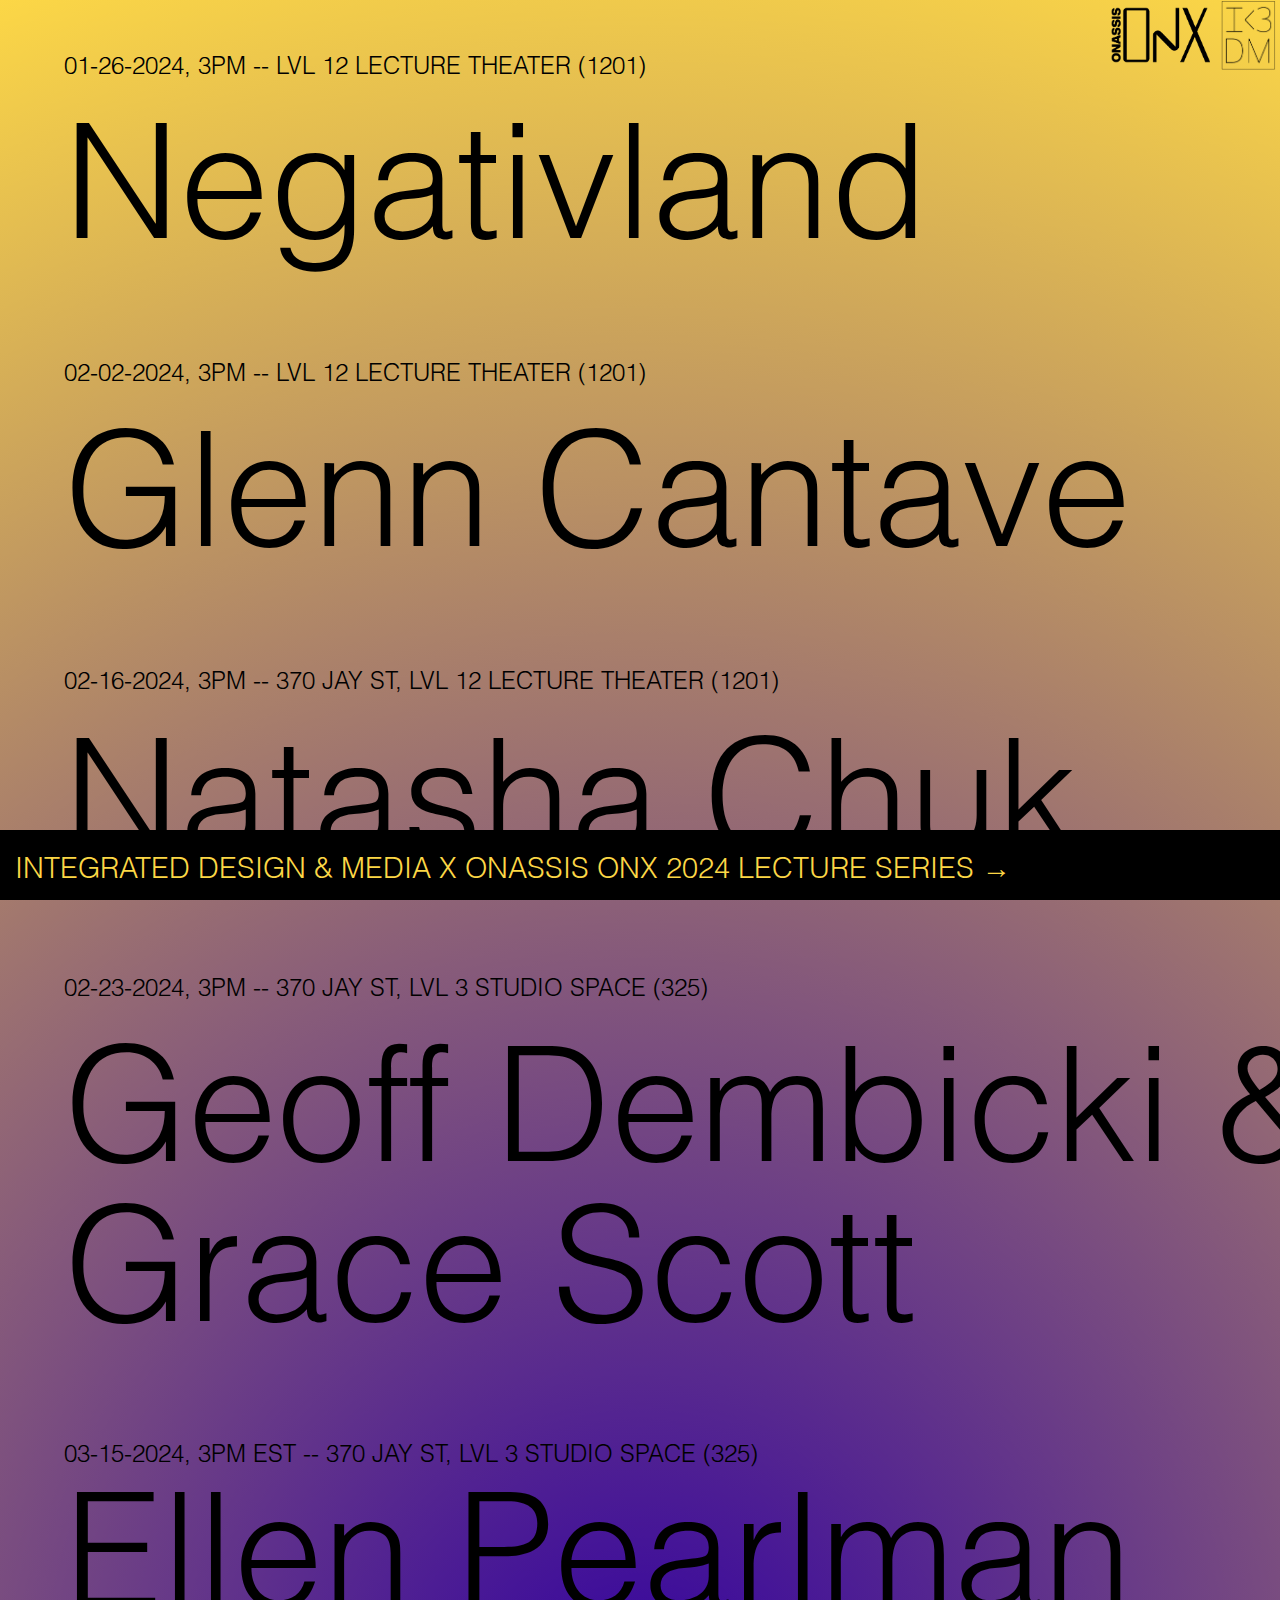
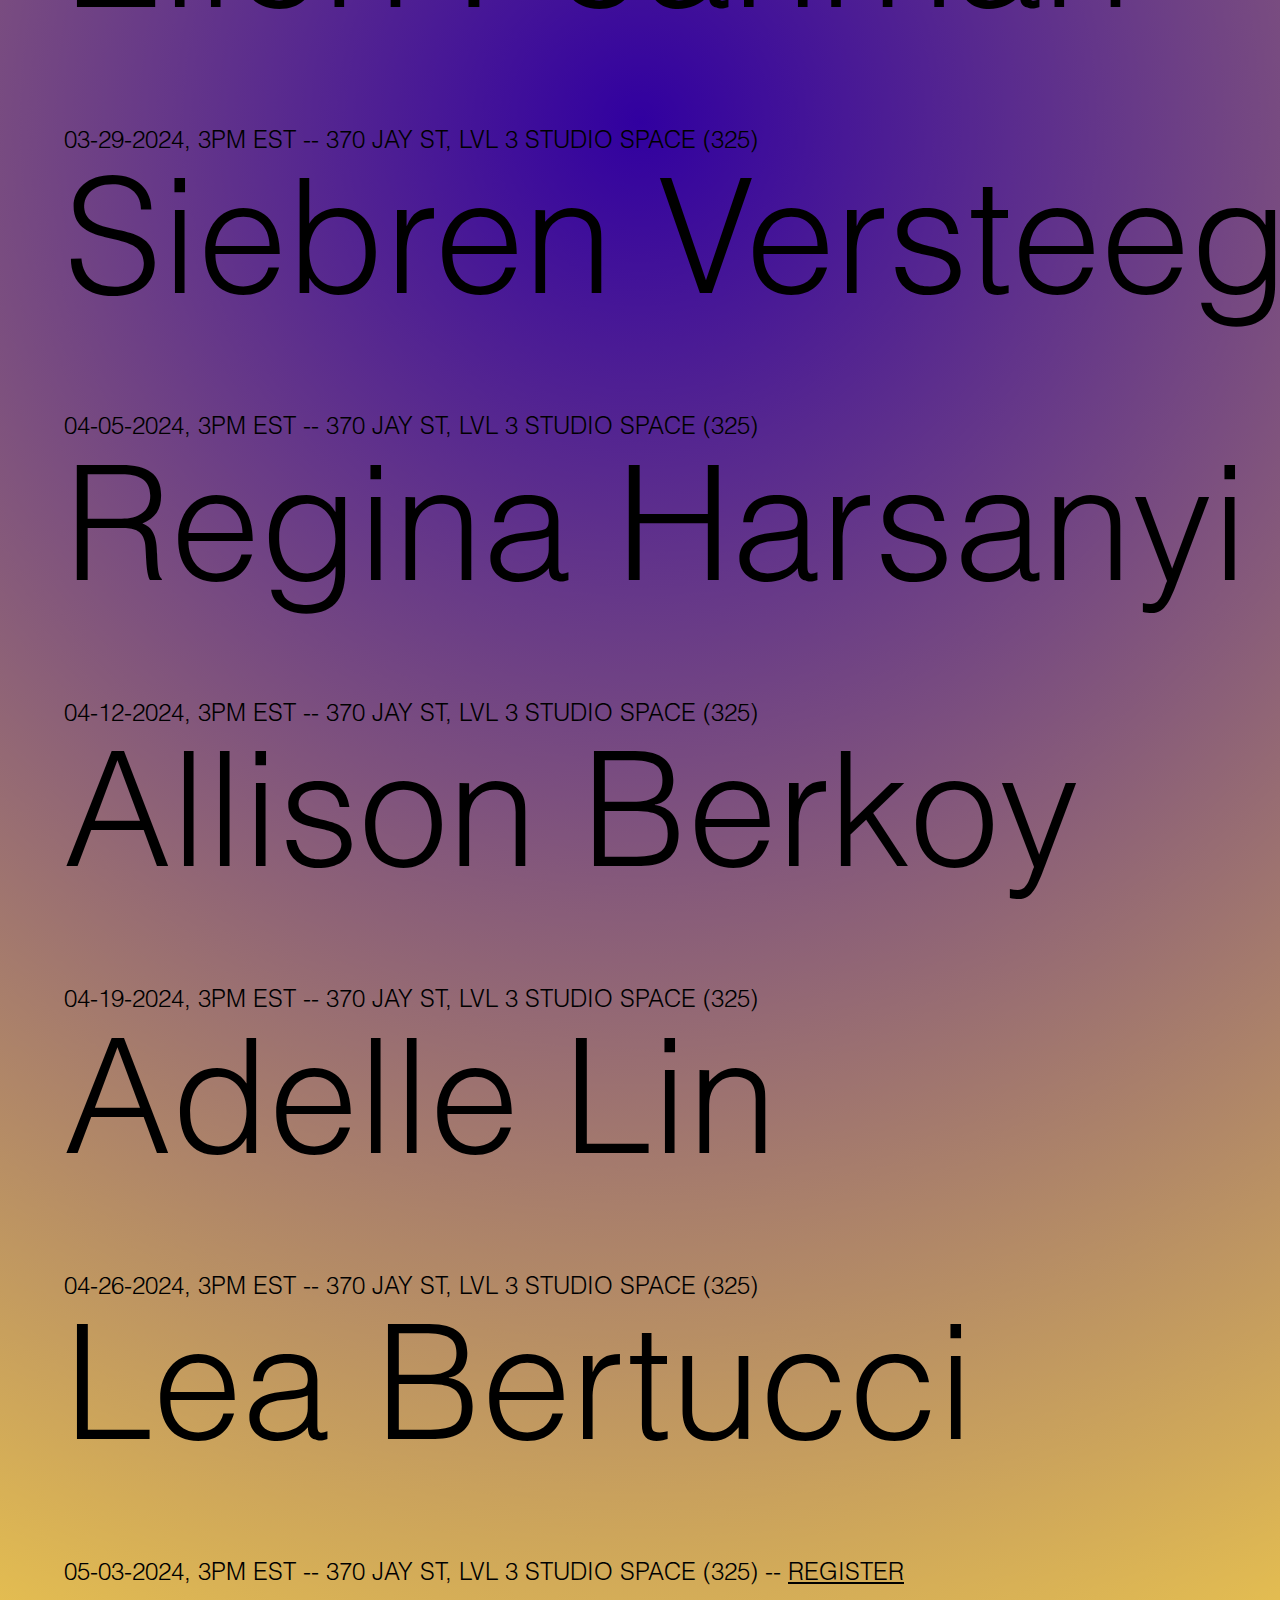
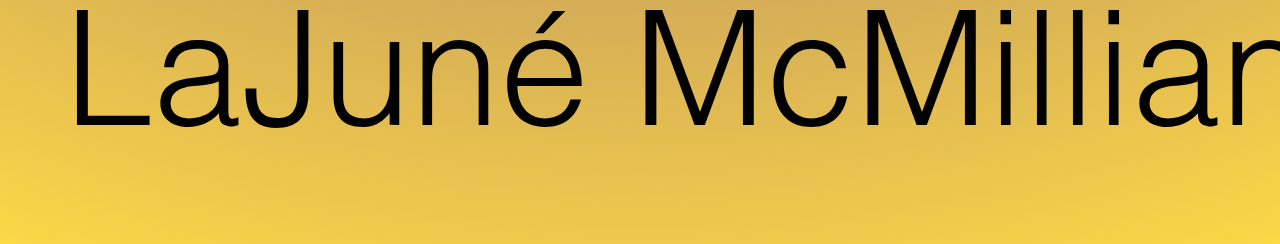
<file: index.html>
<!DOCTYPE html>
<html>
  <head>
    <meta http-equiv="content-type" content="text/html; charset=UTF-8" />
    <meta charset="UTF-8" />
    <title>Integrated Design & Media Lecture Series</title>
    <link
      rel="stylesheet"
      href="lecture-series_files/main.css?version=11132023"
    />
    <meta name="ROBOTS" content="INDEX,FOLLOW" />
    <meta property="og:url" content="" />
    <meta property="og:title" content="" />
    <meta
      property="og:description"
      content="Integrated Design & Media Lecture Series"
    />
    <meta name="viewport" content="width=device-width, initial-scale=1" />

    <link rel="shortcut icon" href="" type="image/x-icon" />
    <link rel="icon" href="" type="image/x-icon" />
  </head>

  <body>
    <div class="title">
      <h1>
        <!-- <marquee direction="left" scrollamount="2" behavior="alternate"> -->
        INTEGRATED DESIGN & MEDIA X ONASSIS ONX 2024 LECTURE SERIES
        <a href="about.html">→</a>
        <!-- </marquee> -->
      </h1>
    </div>
    <div class="logos">
      <img src="lecture-series_files/ONX2.png" />
      &nbsp
      <img src="lecture-series_files/idm_e.png" />
      &nbsp
    </div>
    <div class="contents">
      <!-- Week 1 -------------------------------------------------->

      <div class="row one">
        <div class="date">01-26-2024, 3PM -- LVL 12 LECTURE THEATER (1201)</div>
        <br />
        <span class="speaker">
          <a href="https://negativland.com/" target="_blank">Negativland</a>
        </span>
      </div>

      <!-- Week 2 -------------------------------------------------->
      <div class="row two">
        <div class="date">
          02-02-2024, 3PM -- LVL 12 LECTURE THEATER (1201) <!-- --
          <a
            href="https://www.eventbrite.com/e/idm-x-onx-speaker-series-glenn-cantave-tickets-816132814217"
          >
            REGISTER
          </a> -->
        </div>

        <br />
        <span class="speaker">
          <a href="https://tisch.nyu.edu/about/directory/itp/195351672" target="_blank">Glenn Cantave</a>
        </span>
      </div>

       <!-- Week 3 -------------------------------------------------->
      <!-- <div class="row three">
        <div class="date">
          02-09-2024, 3PM -- 370 JAY ST, LVL 12 LECTURE THEATER (1201) 
         <a
            href=""
          >
            REGISTER
          </a>
        </div>
        <br />
        <span class="speaker">
         <a>TBD </a> <a href="" target="_blank">TBD</a> 
        </span>
      </div> -->

      <!-- Week 4 -------------------------------------------------->
      <div class="row four">
        <div class="date">
          02-16-2024, 3PM -- 370 JAY ST, LVL 12 LECTURE THEATER (1201)<!-- --
          <a
            href="https://www.eventbrite.com/e/idm-x-onassis-onx-studio-presents-eva-lhoest-tickets-737390664327?aff=oddtdtcreator"
          >
            REGISTER
          </a> -->
         </div>
        <br />
        <span class="speaker">
          <a href="https://www.natashachuk.com/" target="_blank">Natasha Chuk</a>
        </span>
      </div>

      <!-- Week 5 -------------------------------------------------->
      <div class="row five">
        <div class="date">
          02-23-2024, 3PM -- 370 JAY ST, LVL 3 STUDIO SPACE (325) <!-- --
          <a
            href="https://www.eventbrite.com/e/idm-x-onx-onassis-speaker-series-spring-2024-tickets-844827851847?aff=oddtdtcreator"
          >
            REGISTER
          </a> -->
        </div>
        <br />
        <span class="speaker">
           <a href="https://en.wikipedia.org/wiki/Geoff_Dembicki" target="_blank">
            Geoff Dembicki &</a>
            <br> <a href="https://www.linkedin.com/in/gracelisascott/" target="_blank">
              Grace Scott
            </a>
        </span>
      </div>

      <!-- Week 6 ------------------------------------------------->
      <!-- <div class="row six">
        <span class="date">
          03-01-2024, 3PM EST -- 370 JAY ST, LVL 12 LECTURE THEATER (1201) <!-- --
          <a
            href="https://www.eventbrite.com/e/idm-x-onassis-onx-studio-presents-stefan-henry-tickets-738062985257?aff=oddtdtcreator"
          >
            REGISTER
          </a>
        </span>
        <br />
        <span class="speaker">
          <a>Aureaia</a>  <a href="https://www.levelthecurve.com/" target="_blank">
            Aureia
          </a>
        </span>
      </div> -->
      <!-- Week 7 ------------------------------------------------->
      <!-- <div class="row seven">
        <span class="date">
          03-08-2024, NO PROGRAMMING
        </span>
        <br />
        <span class="speaker">
            Thesis Crit
          </a>
        </span>
      </div> -->
      <!-- Week 8 ------------------------------------------------->
      <div class="row eight">
        <span class="date">
          03-15-2024, 3PM EST -- 370 JAY ST, LVL 3 STUDIO SPACE (325) <!--
         --
          <a
            href="https://www.eventbrite.com/e/idm-x-onassis-onx-speaker-series-spring-2024-tickets-861914999967"
          >
            REGISTER
          </a> -->
        </span>
        <br />
        <span class="speaker">
          <a href="https://epmexico.wixsite.com/ellenpearlman/about" target="_blank">Ellen Pearlman</a>
        </span>
      </div>
      <!-- Week 9 ------------------------------------------------->
      <!-- <div class="row nine">
        <span class="date">
          03-22-2024, NO PROGRAMMING
        </span>
        <br />
        <span class="speaker">
            Spring Break
          </a>
        </span>
      </div> -->
      <!-- Week 10 ------------------------------------------------->
      <div class="row ten">
        <span class="date">
          03-29-2024, 3PM EST -- 370 JAY ST, LVL 3 STUDIO SPACE (325) <!----
          <a
            href="https://www.eventbrite.com/e/idm-x-onassis-onx-speaker-series-spring-2024-tickets-871023222907"
          >
            REGISTER
          </a> -->
        </span>
        <br />
        <span class="speaker">
          <a href="http://www.siebrenversteeg.com/" target="_blank">
            Siebren Versteeg
          </a>
        </span>
      </div> 
      <!-- Week 11 ------------------------------------------------->
      <div class="row eleven">
        <span class="date">
          04-05-2024, 3PM EST -- 370 JAY ST, LVL 3 STUDIO SPACE (325) <!-- --
           <a
            href="https://www.eventbrite.com/e/idm-x-onassis-onx-speaker-series-spring-2024-tickets-875482711357"
          >
            REGISTER
          </a> -->
        </span>
        <br />
        <span class="speaker">
          <a href="https://www.linkedin.com/in/reginaharsanyi/" target="_blank">
            Regina Harsanyi
          </a>
        </span>
      </div>
      <!-- Week 12 ------------------------------------------------->
      <div class="row twelve">
        <span class="date">
          04-12-2024, 3PM EST -- 370 JAY ST, LVL 3 STUDIO SPACE (325) <!-- --
          <a
            href="https://www.eventbrite.com/e/idm-x-onassis-onx-speaker-series-spring-2024-tickets-879720576927?aff=oddtdtcreator"
          >
            REGISTER
          </a> -->
        </span>
        <br />
        <span class="speaker">
          <a href="https://www.berkoy.com/" target="_blank">
            Allison Berkoy
          </a>
        </span>
      </div>
      <!-- Week 13 ------------------------------------------------->
      <div class="row thirteen">
        <span class="date">
          04-19-2024, 3PM EST -- 370 JAY ST, LVL 3 STUDIO SPACE (325) <!-- --
          <a
            href="https://www.eventbrite.com/e/idm-x-onassis-onx-speaker-series-spring-2024-tickets-883338819187?aff=oddtdtcreator"
          >
            REGISTER
          </a> -->
        </span>
        <br />
        <span class="speaker">
          <a href="https://adelleninja.com/" target="_blank">
            Adelle Lin
          </a>
        </span>
      </div>
      <!-- Week 14 ------------------------------------------------->
      <div class="row fourteen">
        <span class="date">
          04-26-2024, 3PM EST -- 370 JAY ST, LVL 3 STUDIO SPACE (325) <!-- --
          <a
            href="https://www.eventbrite.com/e/idm-x-onassis-onx-speaker-series-spring-2024-tickets-887894826327?aff=oddtdtcreator"
          >
            REGISTER
          </a> -->
        </span>
        <br />
        <span class="speaker">
          <a href="http://lea-bertucci.com/" target="_blank">
            Lea Bertucci
          </a>
        </span>
      </div>
      <!-- Week 15 ------------------------------------------------->
      <div class="row fifteen">
        <span class="date">
          05-03-2024, 3PM EST -- 370 JAY ST, LVL 3 STUDIO SPACE (325) --
          <a
            href="https://www.eventbrite.com/e/idm-x-onassis-onx-speaker-series-spring-2024-tickets-894051310537?aff=oddtdtcreator"
          >
            REGISTER
          </a>
        </span>
        <br />
        <span class="speaker">
          <a href="https://www.instagram.com/_lovelaja/" target="_blank">
            LaJuné McMillian
          </a>
        </span>
      </div>
      <!-- Week 16 ------------------------------------------------->
      <!-- <div class="row sixteen">
        <span class="date">
          05-10-2024, NO PROGRAMMING
        </span>
        <br />
        <span class="speaker">
            IDM Showcase
          </a>
        </span>
      </div> -->
    </div>
  </body>
</html>
</file>
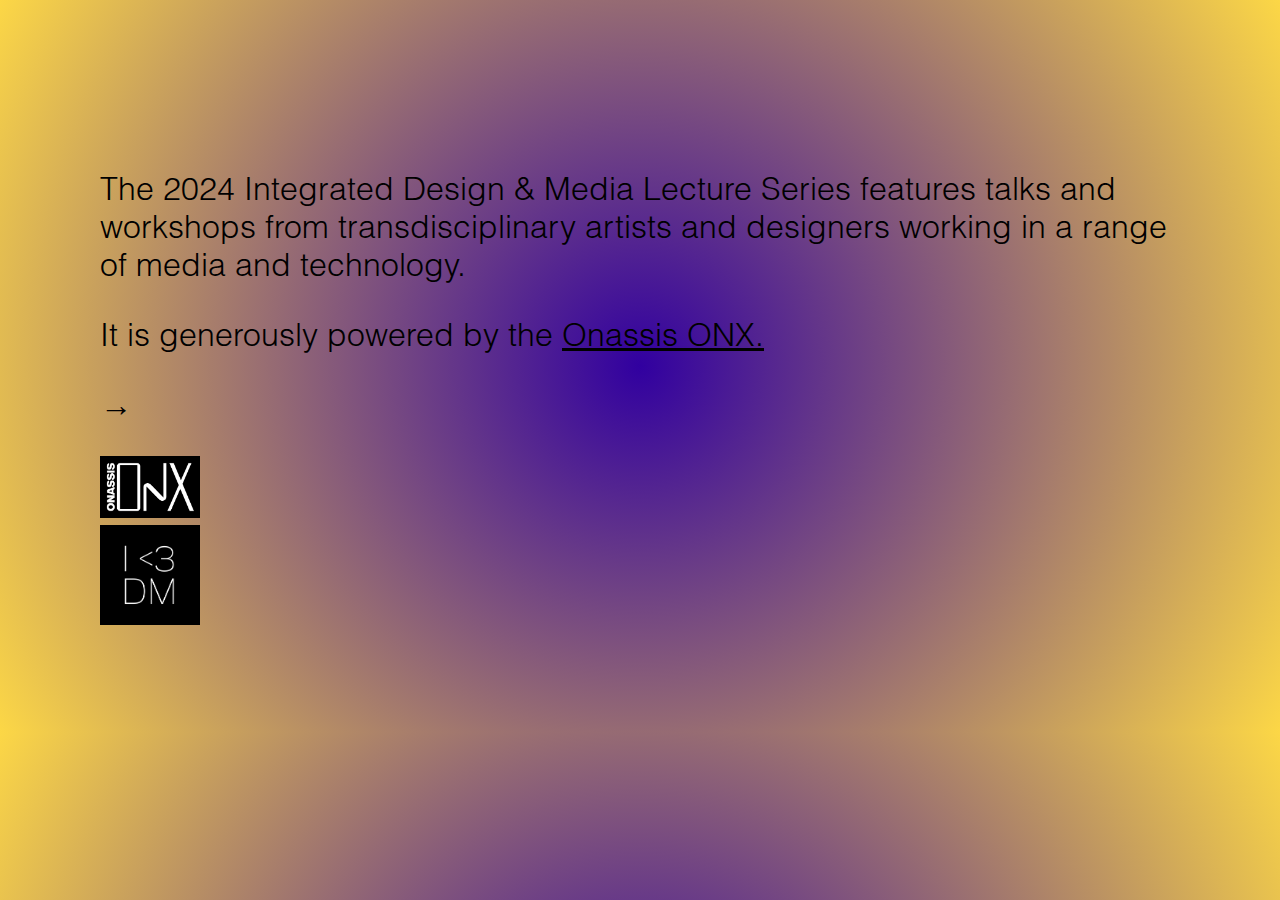
<file: about.html>
<!DOCTYPE html>
<html>

<head>
  <meta http-equiv="content-type" content="text/html; charset=UTF-8" />
  <meta charset="UTF-8" />
  <title>Integrated Design & Media Lecture Series</title>
  <link rel="stylesheet" href="lecture-series_files/main.css" />
  <meta name="ROBOTS" content="INDEX,FOLLOW" />
  <meta property="og:url" content="" />
  <meta property="og:title" content="" />
  <meta property="og:description" content="Integrated Design Media Lecture Series" />
  <meta name="viewport" content="width=device-width, initial-scale=1" />

  <link rel="shortcut icon" href="" type="image/x-icon" />
  <link rel="icon" href="" type="image/x-icon" />
</head>

<body>
  <div class="contents">
    <!-- Week 1 -------------------------------------------------->

    <br />
    <div class="about">
      <p>
        The 2024 Integrated Design & Media Lecture Series features talks and
        workshops from transdisciplinary artists and designers working in a
        range of media and technology.
      </p>
      <p>
        It is generously powered by the
        <a href="https://www.onx.studio/">Onassis ONX.</a>
      </p>
      <p class="nu">
        <a href="index.html">→</a>
      </p>
      <p>
        <img src="lecture-series_files/ONX2b.png" alt="ONX Studio Logo" width="100px" />
        <br />
        <img src="lecture-series_files/idm.png" alt="IDM, NYU Logo" width="100px" />
        <br />
      </p>
    </div>
  </div>
</body>

</html>
</file>
<file: lecture-series_files/main.css>
@font-face {
  font-family: HelveticaNeue-Light;
  src: url("Fonts/Helvetica-Light-Regular.otf") format("opentype");
}

body {
  font-family: "HelveticaNeue-Light", "Helvetica Neue Light", Helvetica, Arial,
    san-serif;
  margin: 0px;
  padding: 0px;

  overflow-x: hidden !important;

  margin-top: 50px;
}

.missing {
  display: none !important;
}
body,
.circle {
  /* background: rgb(238, 174, 202);

  background: rgb(49, 0, 160); */
  background: radial-gradient(
    circle,
    rgba(49, 0, 160, 1) 0%,
    rgba(252, 215, 70, 1) 100%
  );
  color: black;
}

.circle {
  /* width: 600px;
  height: 600px;
  border-radius: 50%; */

  width: 50vw;
  height: 100%;

  position: fixed;
  /* top: 50%; */
  left: 0%;
  transform: translate(-50%, -50%);

  display: block;
  z-index: 10 !important;
  mix-blend-mode: difference;
}

/* -- GRID -------------------------------------- */
/* .contents {
  padding-top: 0vh;
} */
.row {
  width: 100vw;
  height: auto;
  /* background-color:white; */
  margin-bottom: 100px;
  text-align: left;
  margin-left: 5%;
  /* display: grid;
  grid-template-columns: 10% 60% 21% 8%; */
}

.title {
  position: fixed;
  bottom: 0px;
  width: 100vw;
  text-align: left;
  background-color: black;
  color: rgba(252, 215, 70, 1);
}

.title a:link {
  color: rgba(252, 215, 70, 1);
}
.title a:visited {
  color: rgba(252, 215, 70, 1);
}

h1 {
  margin: 10px 10px 5px 5px;
  padding: 10px;
  font-size: 1.8em;
  font-weight: lighter;
  font-family: "HelveticaNeue-Light", "Helvetica Neue Light", Helvetica, Arial,
    san-serif;
}

h2 {
  font-size: 10em;
  margin: 0px 5px;
  padding: 0px;
  font-weight: lighter;
}

a {
  text-decoration: none;
  color: black;
}

.date {
  font-size: 1.5em;
  line-height: 1.1;
  /* border: solid 1px black; */
  padding-top: 2px;
}
.date a {
  text-decoration: underline;
}

.speaker {
  font-size: 10em;
  line-height: 1;
}

.about {
  font-size: 2em;
  margin: 100px;
}

.about a {
  text-decoration: underline;
}

.nu a {
  text-decoration: none;
}
.logos {
  position: fixed;
  display: flex;
  flex-flow: row;

  right: 0px;
  top: 0px;
}

.logos img {
  height: 70px;
}

/* -- MOBILE -------------------------------------- */
@media screen and (max-width: 768px) {
  .date {
    font-size: 1em;
    line-height: 1;
  }

  .speaker {
    font-size: 6em;
    line-height: 1;
  }

  .about {
    font-size: 1.5em;
    margin: 60px;
  }

  .contents {
    width: 45vh;
    padding-top: 50px;
  }

  .logos {
    display: flex;
    flex-flow: row;
  }
  .logos img {
    width: 80px;
  }
}
</file>
